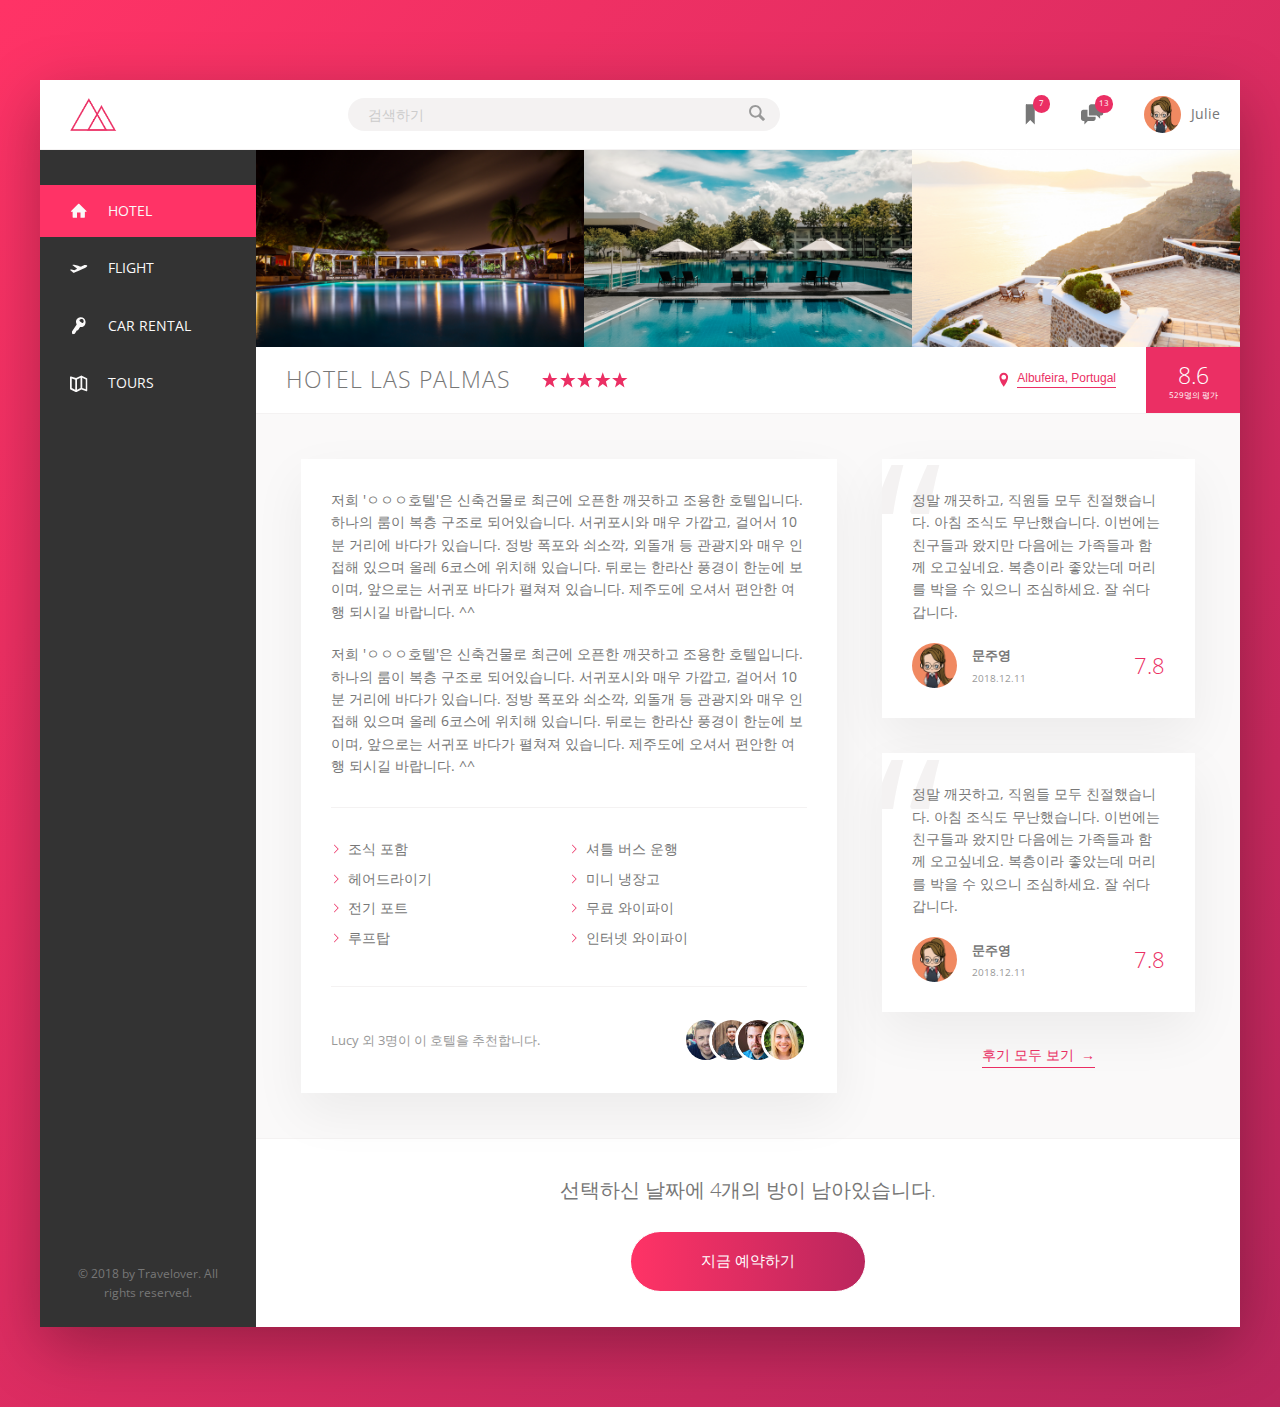
<file: BookingForYourTravel/index.html>
<!DOCTYPE html>
<html lang="en">
    <head>
        <meta charset="UTF-8">
        <meta name="viewport" content="width=device-width, initial-scale=1.0">
        
        <link href="https://fonts.googleapis.com/css?family=Open+Sans:300,400,600" rel="stylesheet">
        <link rel="stylesheet" href="css/style.css">
        <link rel="shortcut icon" type="image/png" href="img/favicon.png">
        <title>Booking &mdash; all things u need for your travel!</title>
    </head>
    <body>
        <div class="container"> 
            <header class="header"> <!-- display:flex -->
                <img src="img/logo.png" alt="travelover logo" class="logo">
                <form action="#" class="search"> <!-- display:flex -->
                    <input type="text" class="search__input" placeholder="검색하기" />
                    <button class="search__button">
                        <svg class="search__icon">
                            <use xlink:href="img/sprite.svg#icon-magnifying-glass"></use>
                        </svg>
                    </button>
                </form>
                <nav class="user_nav"> <!-- display:flex -->
                    <div class="user_nav__icon_box"> <!-- display:flex -->
                        <svg class="user_nav__icon">
                            <use xlink:href="img/sprite.svg#icon-bookmark"></use>
                        </svg>
                        <span class="user_nav__notification">7</span>
                    </div>
                    <div class="user_nav__icon_box"> <!-- display:flex -->
                        <svg class="user_nav__icon">
                            <use xlink:href="img/sprite.svg#icon-chat"></use>
                        </svg>
                        <span class="user_nav__notification">13</span> <!-- display:flex -->
                    </div>
                    <div class="user_nav__user"> <!-- display:flex -->
                        <img src="img/user.png" alt="유저 사진" class="user_nav__user_photo" />
                        <span class="user_nav__user_name">Julie</span>
                    </div>
                </nav>
            </header>
            <div class="content">
                <nav class="sidebar"> <!-- display:flex -->
                    <ul class="side_nav"> <!-- display:flex -->
                        <li class="side_nav__item side_nav__item__active">
                            <a href="#" class="side_nav__link"> <!-- display:flex -->
                                <svg class="side_nav__icon">
                                    <use xlink:href="img/sprite.svg#icon-home"></use>
                                </svg>
                                <span>Hotel</span>
                            </a>
                        </li>
                        <li class="side_nav__item">
                            <a href="#" class="side_nav__link">
                                <svg class="side_nav__icon">
                                    <use xlink:href="img/sprite.svg#icon-aircraft-take-off"></use>
                                </svg>
                                <span>Flight</span>
                            </a>
                        </li>
                        <li class="side_nav__item">
                            <a href="#" class="side_nav__link">
                                <svg class="side_nav__icon">
                                    <use xlink:href="img/sprite.svg#icon-key"></use>
                                </svg>
                                <span>Car rental</span>
                            </a>
                        </li>
                        <li class="side_nav__item">
                            <a href="#" class="side_nav__link">
                                <svg class="side_nav__icon">
                                    <use xlink:href="img/sprite.svg#icon-map"></use>
                                </svg>
                                <span>Tours</span>
                            </a>
                        </li>
                    </ul>
                    <div class="legal">
                        &copy; 2018 by Travelover. All rights reserved. 
                    </div>
                </nav>
                <main class="hotel_view">
                    <div class="gallery"> <!-- display:flex -->
                        <figure class="gallery__item">
                            <img src="img/hotel-1.jpg" alt="호텔 사진 1" class="gallery__photo">
                        </figure>
                        <figure class="gallery__item">
                            <img src="img/hotel-2.jpg" alt="호텔 사진 2" class="gallery__photo">
                        </figure>
                        <figure class="gallery__item">
                            <img src="img/hotel-3.jpg" alt="호텔 사진 3" class="gallery__photo">
                        </figure>
                    </div> <!-- // .gallery -->
                    <div class="overview"> <!-- display:flex -->
                        <h1 class="overview__heading">
                            Hotel Las Palmas
                        </h1>
                        <div class="overview__stars"> <!-- display:flex -->
                            <svg class="overview__icon_star">
                                <use xlink:href="img/sprite.svg#icon-star"></use>
                            </svg>
                            <svg class="overview__icon_star">
                                <use xlink:href="img/sprite.svg#icon-star"></use>
                            </svg>
                            <svg class="overview__icon_star">
                                <use xlink:href="img/sprite.svg#icon-star"></use>
                            </svg>
                            <svg class="overview__icon_star">
                                <use xlink:href="img/sprite.svg#icon-star"></use>
                            </svg>
                            <svg class="overview__icon_star">
                                <use xlink:href="img/sprite.svg#icon-star"></use>
                            </svg>
                        </div> <!-- // .overview__stars -->
                        <div class="overview__location"> <!-- display:flex -->
                            <svg class="overview__icon_location">
                                <use xlink:href="img/sprite.svg#icon-location-pin"></use>
                            </svg>
                            <button class="btn_inline">Albufeira, Portugal</button>
                        </div> <!-- // .overview__location -->
                        <div class="overview__rating"> <!-- display:flex -->
                            <div class="overview__rating_average">8.6</div>
                            <div class="overview__rating_count">529명의 평가</div>
                        </div> <!-- // .overview__rating -->
                    </div> <!-- // .overview -->
                    <div class="detail"> <!-- display:flex -->
                        <div class="description">
                            <p class="paragraph">
                                저희 'ㅇㅇㅇ호텔'은 신축건물로 최근에 오픈한 깨끗하고 조용한 호텔입니다. 하나의 룸이 복층 구조로 되어있습니다. 서귀포시와 매우 가깝고, 걸어서 10분 거리에 바다가 있습니다. 정방 폭포와 쇠소깍, 외돌개 등 관광지와 매우 인접해 있으며 올레 6코스에 위치해 있습니다. 뒤로는 한라산 풍경이 한눈에 보이며, 앞으로는 서귀포 바다가 펼쳐져 있습니다. 제주도에 오셔서 편안한 여행 되시길 바랍니다. ^^
                            </p>
                            <p class="paragraph">
                                저희 'ㅇㅇㅇ호텔'은 신축건물로 최근에 오픈한 깨끗하고 조용한 호텔입니다. 하나의 룸이 복층 구조로 되어있습니다. 서귀포시와 매우 가깝고, 걸어서 10분 거리에 바다가 있습니다. 정방 폭포와 쇠소깍, 외돌개 등 관광지와 매우 인접해 있으며 올레 6코스에 위치해 있습니다. 뒤로는 한라산 풍경이 한눈에 보이며, 앞으로는 서귀포 바다가 펼쳐져 있습니다. 제주도에 오셔서 편안한 여행 되시길 바랍니다. ^^
                            </p>
                            <ul class="list"> <!-- display:flex -->
                                <li class="list__item">조식 포함</li>
                                <li class="list__item">셔틀 버스 운행</li>
                                <li class="list__item">헤어드라이기</li>
                                <li class="list__item">미니 냉장고</li>
                                <li class="list__item">전기 포트</li>
                                <li class="list__item">무료 와이파이</li>
                                <li class="list__item">루프탑</li>
                                <li class="list__item">인터넷 와이파이</li>
                            </ul>
                            <div class="recommand">
                                <p class="recommand__count">
                                    Lucy 외 3명이 이 호텔을 추천합니다. 
                                </p>
                                <div class="recommand__friends"> <!-- display:flex -->
                                    <img src="img/user-3.jpg" alt="추천인 1" class="recommand__photo">
                                    <img src="img/user-4.jpg" alt="추천인 2" class="recommand__photo">
                                    <img src="img/user-5.jpg" alt="추천인 3" class="recommand__photo">
                                    <img src="img/user-6.jpg" alt="추천인 4" class="recommand__photo">
                                </div>
                            </div>
                        </div> <!-- // .description -->
                        <div class="user_reviews"> <!-- display:flex -->
                            <figure class="review">
                                <blockquote class="review__text">
                                    정말 깨끗하고, 직원들 모두 친절했습니다. 아침 조식도 무난했습니다. 이번에는 친구들과 왔지만 다음에는 가족들과 함께 오고싶네요. 복층이라 좋았는데 머리를 박을 수 있으니 조심하세요. 잘 쉬다 갑니다.
                                </blockquote>
                                <figcaption class="review__user"> <!-- display:flex -->
                                    <img src="img/user.png" alt="리뷰 작성자 1" class="review__photo">
                                    <div class="review__user_box">
                                        <p class="review__user_name">문주영</p>
                                        <p class="review__user_date">2018.12.11</p>
                                    </div>
                                    <div class="review__rating">7.8</div>
                                </figcaption>
                            </figure>
                            <figure class="review">
                                <blockquote class="review__text">
                                    정말 깨끗하고, 직원들 모두 친절했습니다. 아침 조식도 무난했습니다. 이번에는 친구들과 왔지만 다음에는 가족들과 함께 오고싶네요. 복층이라 좋았는데 머리를 박을 수 있으니 조심하세요. 잘 쉬다 갑니다.
                                </blockquote>
                                <figcaption class="review__user">
                                    <img src="img/user.png" alt="리뷰 작성자 1" class="review__photo">
                                    <div class="review__user_box">
                                        <p class="review__user_name">문주영</p>
                                        <p class="review__user_date">2018.12.11</p>
                                    </div>
                                    <div class="review__rating">7.8</div>
                                </figcaption>
                            </figure>
                            <button class="btn_inline">
                                후기 모두 보기
                                <span>&rarr;</span>
                            </button>
                        </div> <!-- // .user_reviews -->
                    </div> <!-- // .detail -->
                    <div class="cta">
                        <h2 class="cta__book_now">
                            선택하신 날짜에 4개의 방이 남아있습니다. 
                        </h2>
                        <button class="btn">
                            <span class="btn__visible">지금 예약하기</span>
                            <span class="btn__invisible">4개의 방이 남아있습니다.</span>
                        </button>
                    </div> <!-- // .cta -->
                </main>
            </div>
        </div> <!-- // .container -->
    </body>
</html>
</file>
<file: BookingForYourTravel/css/style.css>
:root{--color_primary:#eb2f64;--color_primary_light:#FF3366;--color_primary_dark:#BA265D;--color_gray_light_1:#faf9f9;--color_gray_light_2:#f4f2f2;--color_gray_light_3:#f0eeee;--color_gray_light_4:#ccc;--color_gray_dark_1:#333;--color_gray_dark_2:#777;--color_gray_dark_3:#999;--color_white:#FFF;--color_black:#000;--shadow_dark:0 2rem 6rem rgba(0, 0, 0, .3);--shadow_light:0 2rem 5rem rgba(0, 0, 0, .06);--line:1px solid var(--color_gray_light_2)}*{margin:0;padding:0}*,*::before,*::after{-webkit-box-sizing:inherit;box-sizing:inherit}html{-webkit-box-sizing:border-box;box-sizing:border-box;font-size:62.5%}@media only screen and (max-width: 68.75em){html{font-size:50%}}body{font-family:'Open Sans', sans-serif;font-weight:400;line-height:1.6;background-image:-webkit-gradient(linear, left top, right bottom, from(var(--color_primary_light)), to(var(--color_primary_dark)));background-image:linear-gradient(to right bottom, var(--color_primary_light), var(--color_primary_dark));background-size:cover;background-repeat:no-repeat;min-height:100vh;color:var(--color_gray_dark_2)}.logo{height:3.25rem;margin-left:3rem}.search{-webkit-box-flex:0;-ms-flex:0 0 40%;flex:0 0 40%;display:-webkit-box;display:-ms-flexbox;display:flex;-webkit-box-pack:center;-ms-flex-pack:center;justify-content:center;-webkit-box-align:center;-ms-flex-align:center;align-items:center}@media only screen and (max-width: 31.25em){.search{-webkit-box-ordinal-group:2;-ms-flex-order:1;order:1;-webkit-box-flex:0;-ms-flex:0 0 100%;flex:0 0 100%;background-color:var(--color_gray_light_2)}}.search__input{font-family:inherit;font-size:inherit;color:inherit;background-color:var(--color_gray_light_2);border:none;padding:.7rem 2rem;border-radius:100px;width:90%;-webkit-transition:all .2s;transition:all .2s;margin-right:-3.25rem}.search__input:focus{outline:none;width:100%;background-color:var(--color_gray_light_3)}.search__input::-webkit-input-placeholder{font-weight:100;color:var(--color_gray_light_4)}.search__input:focus+.search__button{background-color:var(--color_gray_light_3)}.search__button{border:none;background-color:var(--color_gray_light_2)}.search__button:focus{outline:none}.search__button:active{-webkit-transform:translateY(2px);transform:translateY(2px)}.search__icon{width:2rem;height:2rem;fill:var(--color_gray_dark_3)}.user_nav{-ms-flex-item-align:stretch;align-self:stretch;display:-webkit-box;display:-ms-flexbox;display:flex;-webkit-box-align:center;-ms-flex-align:center;align-items:center}.user_nav>*{padding:0 2rem;cursor:pointer;height:100%;display:-webkit-box;display:-ms-flexbox;display:flex;-webkit-box-align:center;-ms-flex-align:center;align-items:center}.user_nav>*:hover{background-color:var(--color_gray_light_2)}.user_nav__icon_box{position:relative}.user_nav__icon{width:2.25rem;height:2.25rem;fill:var(--color_gray_dark_2)}.user_nav__notification{font-size:.8rem;width:1.75rem;height:1.75rem;border-radius:50%;background-color:var(--color_primary);color:var(--color_white);position:absolute;top:1.5rem;right:1.1rem;display:-webkit-box;display:-ms-flexbox;display:flex;-webkit-box-pack:center;-ms-flex-pack:center;justify-content:center;-webkit-box-align:center;-ms-flex-align:center;align-items:center}.user_nav__user_photo{height:3.75rem;border-radius:50%;margin-right:1rem}.side_nav{font-size:1.4rem;list-style:none;margin-top:3.5rem}@media only screen and (max-width: 56.25em){.side_nav{display:-webkit-box;display:-ms-flexbox;display:flex;margin-top:0}}.side_nav__item{position:relative}.side_nav__item:not(:last-child){margin-bottom:.5rem}@media only screen and (max-width: 56.25em){.side_nav__item:not(:last-child){margin-bottom:0}}@media only screen and (max-width: 56.25em){.side_nav__item{-webkit-box-flex:1;-ms-flex:1;flex:1}}.side_nav__item::before{background-color:var(--color_primary);content:"";position:absolute;top:0;left:0;height:100%;width:3px;-webkit-transform:scaleY(0);transform:scaleY(0);-webkit-transition:width 0.4s cubic-bezier(1, 0, 0, 1) 0.2s,background-color 0.1s,-webkit-transform 0.2s;transition:width 0.4s cubic-bezier(1, 0, 0, 1) 0.2s,background-color 0.1s,-webkit-transform 0.2s;transition:transform 0.2s,width 0.4s cubic-bezier(1, 0, 0, 1) 0.2s,background-color 0.1s;transition:transform 0.2s,width 0.4s cubic-bezier(1, 0, 0, 1) 0.2s,background-color 0.1s,-webkit-transform 0.2s}.side_nav__item:hover::before,.side_nav__item__active::before{-webkit-transform:scaleY(1);transform:scaleY(1);width:100%}.side_nav__item__active::before{background-color:var(--color_primary_light)}.side_nav__link:link,.side_nav__link:visited{color:var(--color_gray_light_1);text-decoration:none;text-transform:uppercase;display:block;padding:1.5rem 3rem;position:relative;z-index:10;display:-webkit-box;display:-ms-flexbox;display:flex;-webkit-box-align:center;-ms-flex-align:center;align-items:center}@media only screen and (max-width: 56.25em){.side_nav__link:link,.side_nav__link:visited{-webkit-box-pack:center;-ms-flex-pack:center;justify-content:center;padding:2rem}}@media only screen and (max-width: 37.5em){.side_nav__link:link,.side_nav__link:visited{-webkit-box-orient:vertical;-webkit-box-direction:normal;-ms-flex-direction:column;flex-direction:column;padding:1.5rem .5rem}}.side_nav__icon{width:1.75rem;height:1.75rem;margin-right:2rem;fill:currentColor}@media only screen and (max-width: 37.5em){.side_nav__icon{margin-right:0;margin-bottom:7px;width:1.5rem;height:1.5rem}}.legal{font-size:1.2rem;color:val(--color_gray_light_4);text-align:center;padding:2.5rem}@media only screen and (max-width: 56.25em){.legal{display:none}}.gallery{display:-webkit-box;display:-ms-flexbox;display:flex}.gallery__photo{width:100%;display:block}.overview{display:-webkit-box;display:-ms-flexbox;display:flex;-webkit-box-align:center;-ms-flex-align:center;align-items:center;border-bottom:var(--line)}.overview__heading{font-size:2.25rem;font-weight:300;text-transform:uppercase;letter-spacing:1px;padding:1.5rem 3rem}@media only screen and (max-width: 37.5em){.overview__heading{font-size:1.8rem;padding:1.25rem 2rem}}.overview__stars{margin-right:auto;display:-webkit-box;display:-ms-flexbox;display:flex}.overview__icon_star,.overview__icon_location{width:1.75rem;height:1.75rem;fill:var(--color_primary)}.overview__location{font-size:1.2rem;display:-webkit-box;display:-ms-flexbox;display:flex;-webkit-box-align:center;-ms-flex-align:center;align-items:center}.overview__icon_location{margin-right:.5rem}.overview__rating{background-color:var(--color_primary);margin-left:3rem;padding:0 2.25rem;color:var(--color_white);-ms-flex-item-align:stretch;align-self:stretch;display:-webkit-box;display:-ms-flexbox;display:flex;-webkit-box-orient:vertical;-webkit-box-direction:normal;-ms-flex-direction:column;flex-direction:column;-webkit-box-pack:center;-ms-flex-pack:center;justify-content:center;-webkit-box-align:center;-ms-flex-align:center;align-items:center}@media only screen and (max-width: 37.5em){.overview__rating{padding:0 1.5rem}}.overview__rating_average{font-size:2.25rem;font-weight:300;margin-bottom:-5px}@media only screen and (max-width: 37.5em){.overview__rating_average{font-size:1.8rem}}.overview__rating_count{font-size:.8rem}@media only screen and (max-width: 37.5em){.overview__rating_count{font-size:.5rem}}.btn_inline{background-color:transparent;border:none;color:var(--color_primary);font-size:inherit;border-bottom:1px solid currentColor;padding-bottom:2px;display:inline-block;cursor:pointer;-webkit-transition:all .2s;transition:all .2s}.btn_inline span{margin-left:3px;-webkit-transition:margin-left .2s;transition:margin-left .2s}.btn_inline:hover{color:var(--color_gray_dark_1)}.btn_inline:hover span{margin-left:8px}.btn_inline:focus{outline:none;-webkit-animation:pulsate 1s infinite;animation:pulsate 1s infinite}@-webkit-keyframes pulsate{0%{-webkit-transform:scale(1);transform:scale(1);-webkit-box-shadow:none;box-shadow:none}50%{-webkit-transform:scale(1.05);transform:scale(1.05);-webkit-box-shadow:0 1rem 4rem rgba(0,0,0,0.25);box-shadow:0 1rem 4rem rgba(0,0,0,0.25)}100%{-webkit-transform:scale(1);transform:scale(1);-webkit-box-shadow:none;box-shadow:none}}@keyframes pulsate{0%{-webkit-transform:scale(1);transform:scale(1);-webkit-box-shadow:none;box-shadow:none}50%{-webkit-transform:scale(1.05);transform:scale(1.05);-webkit-box-shadow:0 1rem 4rem rgba(0,0,0,0.25);box-shadow:0 1rem 4rem rgba(0,0,0,0.25)}100%{-webkit-transform:scale(1);transform:scale(1);-webkit-box-shadow:none;box-shadow:none}}.paragraph:not(:last-of-type){margin-bottom:2rem}.list{list-style:none;margin:3rem 0;padding:3rem 0;border-top:var(--line);border-bottom:var(--line);display:-webkit-box;display:-ms-flexbox;display:flex;-ms-flex-wrap:wrap;flex-wrap:wrap}.list__item{-webkit-box-flex:0;-ms-flex:0 0 50%;flex:0 0 50%;margin-bottom:.7rem}.list__item::before{content:"";display:inline-block;width:1rem;height:1rem;margin-right:.7rem;background-image:url(../img/chevron-thin-right.svg);background-size:cover}@supports (-webkit-mask-image: url()) or (mask-image: url()){.list__item::before{background-color:var(--color_primary);-webkit-mask-image:url(../img/chevron-thin-right.svg);-webkit-mask-size:cover;mask-image:url(../img/chevron-thin-right.svg);mask-size:cover;background-image:none}}.recommand{font-size:1.3rem;color:var(--color_gray_dark_3);display:-webkit-box;display:-ms-flexbox;display:flex;-webkit-box-align:center;-ms-flex-align:center;align-items:center}.recommand__count{margin-right:auto}.recommand__friends{display:-webkit-box;display:-ms-flexbox;display:flex}.recommand__photo{-webkit-box-sizing:content-box;box-sizing:content-box;width:4rem;height:4rem;border-radius:50%;border:3px solid var(--color_white)}.recommand__photo:not(:last-child){margin-right:-2rem}.review{background-color:var(--color_white);-webkit-box-shadow:var(--shadow_light);box-shadow:var(--shadow_light);padding:3rem;margin-bottom:3.5rem;position:relative;overflow:hidden}@media only screen and (max-width: 56.25em){.review{padding:2rem;margin-bottom:3rem}}.review::before{content:"\201C";position:absolute;top:-2.75rem;left:-1rem;line-height:1;font-size:20rem;color:var(--color_gray_light_2);font-weight:sans-serif;z-index:1}.review__text{margin-bottom:2rem;position:relative;z-index:10}.review__user{display:-webkit-box;display:-ms-flexbox;display:flex;-webkit-box-align:center;-ms-flex-align:center;align-items:center}.review__user_box{margin-right:auto}.review__user_name{font-size:1.3rem;font-weight:600;margin-bottom:.4rem}.review__user_date{font-size:1rem;color:var(--color_gray_dark_3)}.review__photo{width:4.5rem;height:4.5rem;border-radius:50%;margin-right:1.5rem}.review__rating{color:var(--color_primary);font-size:2.2rem;font-weight:300}.cta{padding:3.5rem 0;text-align:center}@media only screen and (max-width: 56.25em){.cta{padding:2.5rem 0}}.cta__book_now{font-size:2rem;font-weight:300;margin-bottom:2.5rem}.btn{font-size:1.5rem;font-weight:300;border-radius:150px;border:1px solid var(--color_white);background-image:-webkit-gradient(linear, left top, right top, from(var(--color_primary_light)), to(var(--color_primary_dark)));background-image:linear-gradient(to right, var(--color_primary_light), var(--color_primary_dark));color:var(--color_white);position:relative;overflow:hidden;cursor:pointer}.btn>*{width:100%;height:100%;display:inline-block;-webkit-transition:all .2s;transition:all .2s}.btn__visible{padding:2rem 7rem}.btn__invisible{padding:2rem 0;position:absolute;left:0;top:-100%}.btn:hover{background-image:-webkit-gradient(linear, right top, left top, from(var(--color_primary_light)), to(var(--color_primary_dark)));background-image:linear-gradient(to left, var(--color_primary_light), var(--color_primary_dark))}.btn:hover .btn__visible{-webkit-transform:translateY(100%);transform:translateY(100%)}.btn:hover .btn__invisible{top:0}.btn:focus{outline:none;-webkit-animation:pulsate 1s infinite;animation:pulsate 1s infinite}.container{max-width:120rem;margin:8rem auto;background-color:var(--color_gray_light_1);-webkit-box-shadow:var(--shadow_dark);box-shadow:var(--shadow_dark);min-height:50rem}@media only screen and (max-width: 75em){.container{margin:0;max-width:100%;width:100%}}.header{font-size:1.4rem;height:7rem;background-color:var(--color_white);border-bottom:var(--line);display:-webkit-box;display:-ms-flexbox;display:flex;-webkit-box-pack:justify;-ms-flex-pack:justify;justify-content:space-between;-webkit-box-align:center;-ms-flex-align:center;align-items:center}@media only screen and (max-width: 31.25em){.header{-ms-flex-wrap:wrap;flex-wrap:wrap;-ms-flex-line-pack:distribute;align-content:space-around;height:10rem}}.content{display:-webkit-box;display:-ms-flexbox;display:flex}@media only screen and (max-width: 56.25em){.content{-webkit-box-orient:vertical;-webkit-box-direction:normal;-ms-flex-direction:column;flex-direction:column}}.sidebar{background-color:var(--color_gray_dark_1);-webkit-box-flex:0;-ms-flex:0 0 18%;flex:0 0 18%;display:-webkit-box;display:-ms-flexbox;display:flex;-webkit-box-orient:vertical;-webkit-box-direction:normal;-ms-flex-direction:column;flex-direction:column;-webkit-box-pack:justify;-ms-flex-pack:justify;justify-content:space-between}.hotel_view{background-color:var(--color_white);-webkit-box-flex:1;-ms-flex:1;flex:1}.detail{font-size:1.4rem;display:-webkit-box;display:-ms-flexbox;display:flex;padding:4.5rem;background-color:var(--color_gray_light_1);border-bottom:var(--line)}@media only screen and (max-width: 56.25em){.detail{padding:3rem}}@media only screen and (max-width: 37.5em){.detail{-webkit-box-orient:vertical;-webkit-box-direction:normal;-ms-flex-direction:column;flex-direction:column}}.description{background-color:var(--color_white);-webkit-box-shadow:var(--shadow_light);box-shadow:var(--shadow_light);padding:3rem;-webkit-box-flex:0;-ms-flex:0 0 60%;flex:0 0 60%;margin-right:4.5rem;font-size:1.4rem}@media only screen and (max-width: 56.25em){.description{padding:2rem;margin-right:3rem}}@media only screen and (max-width: 37.5em){.description{margin-right:0;margin-bottom:3rem}}.user_reviews{-webkit-box-flex:1;-ms-flex:1;flex:1;display:-webkit-box;display:-ms-flexbox;display:flex;-webkit-box-orient:vertical;-webkit-box-direction:normal;-ms-flex-direction:column;flex-direction:column;-webkit-box-align:center;-ms-flex-align:center;align-items:center}
</file>
